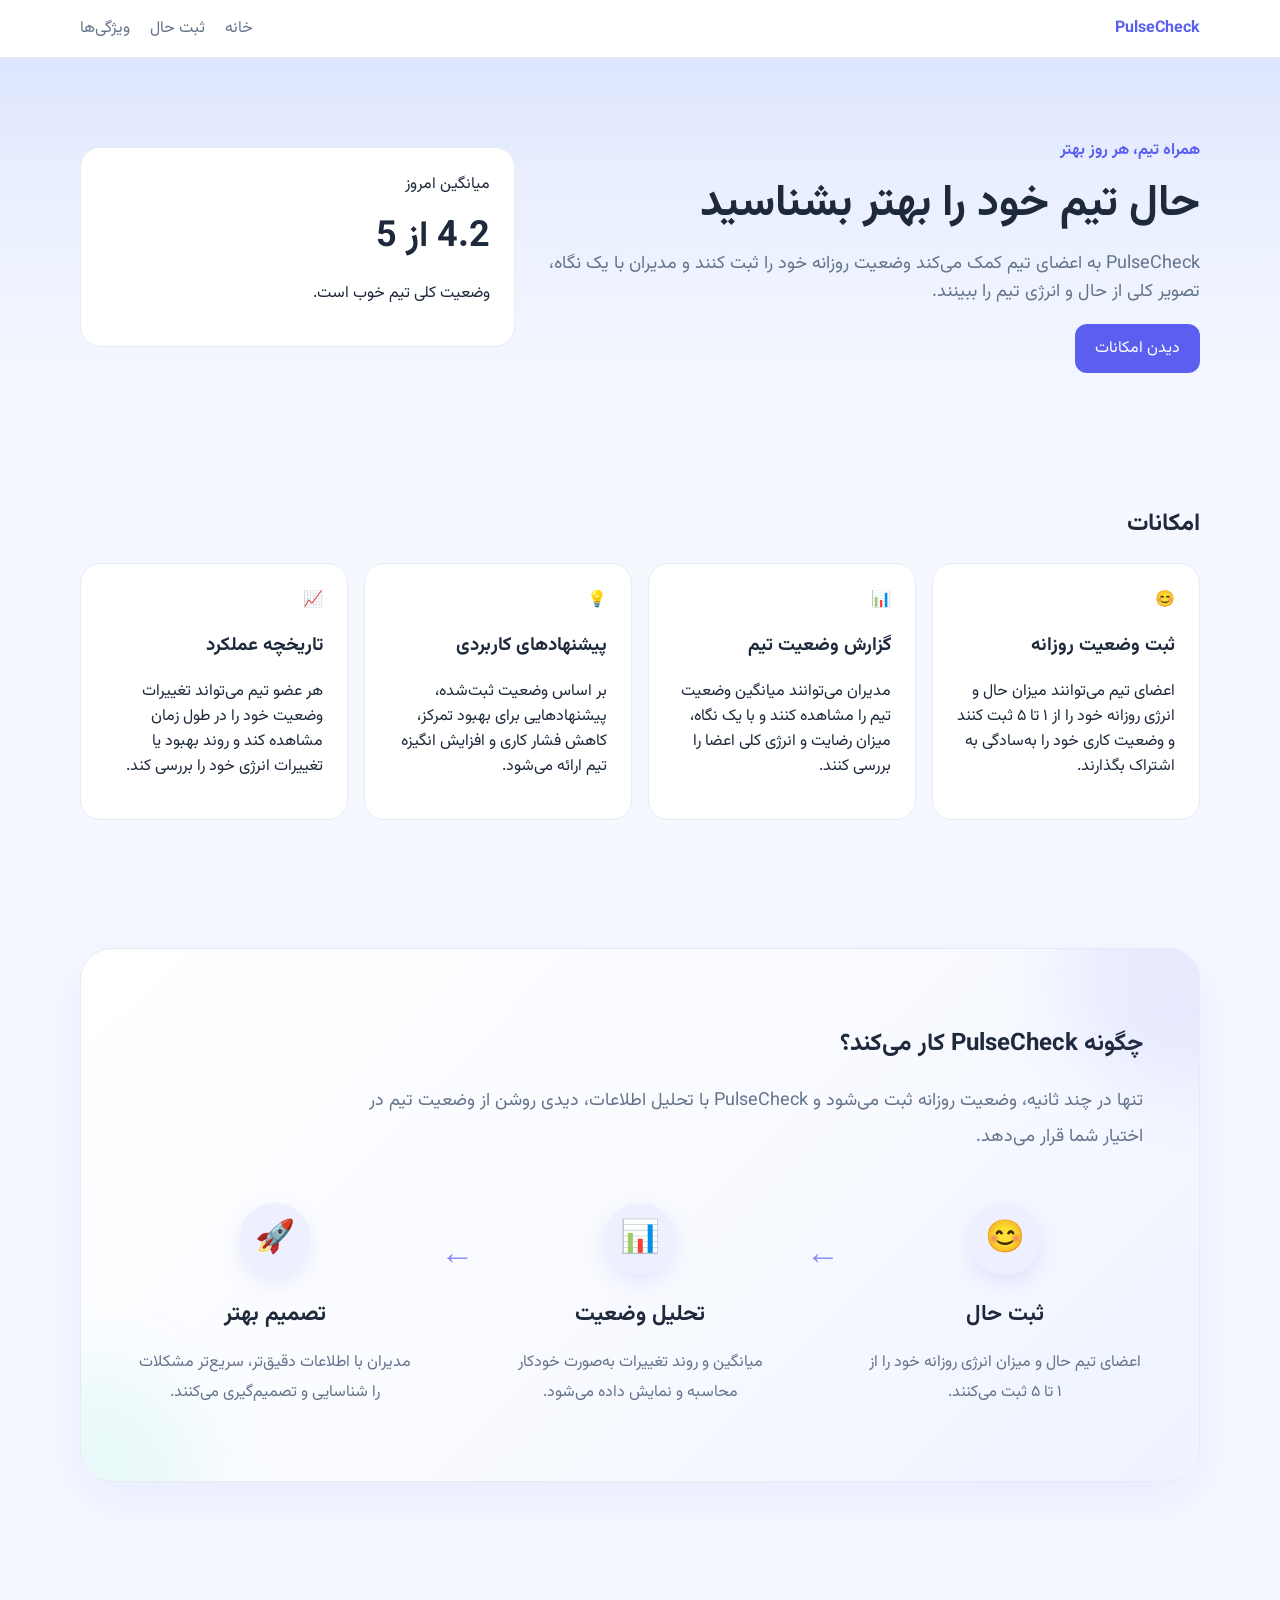
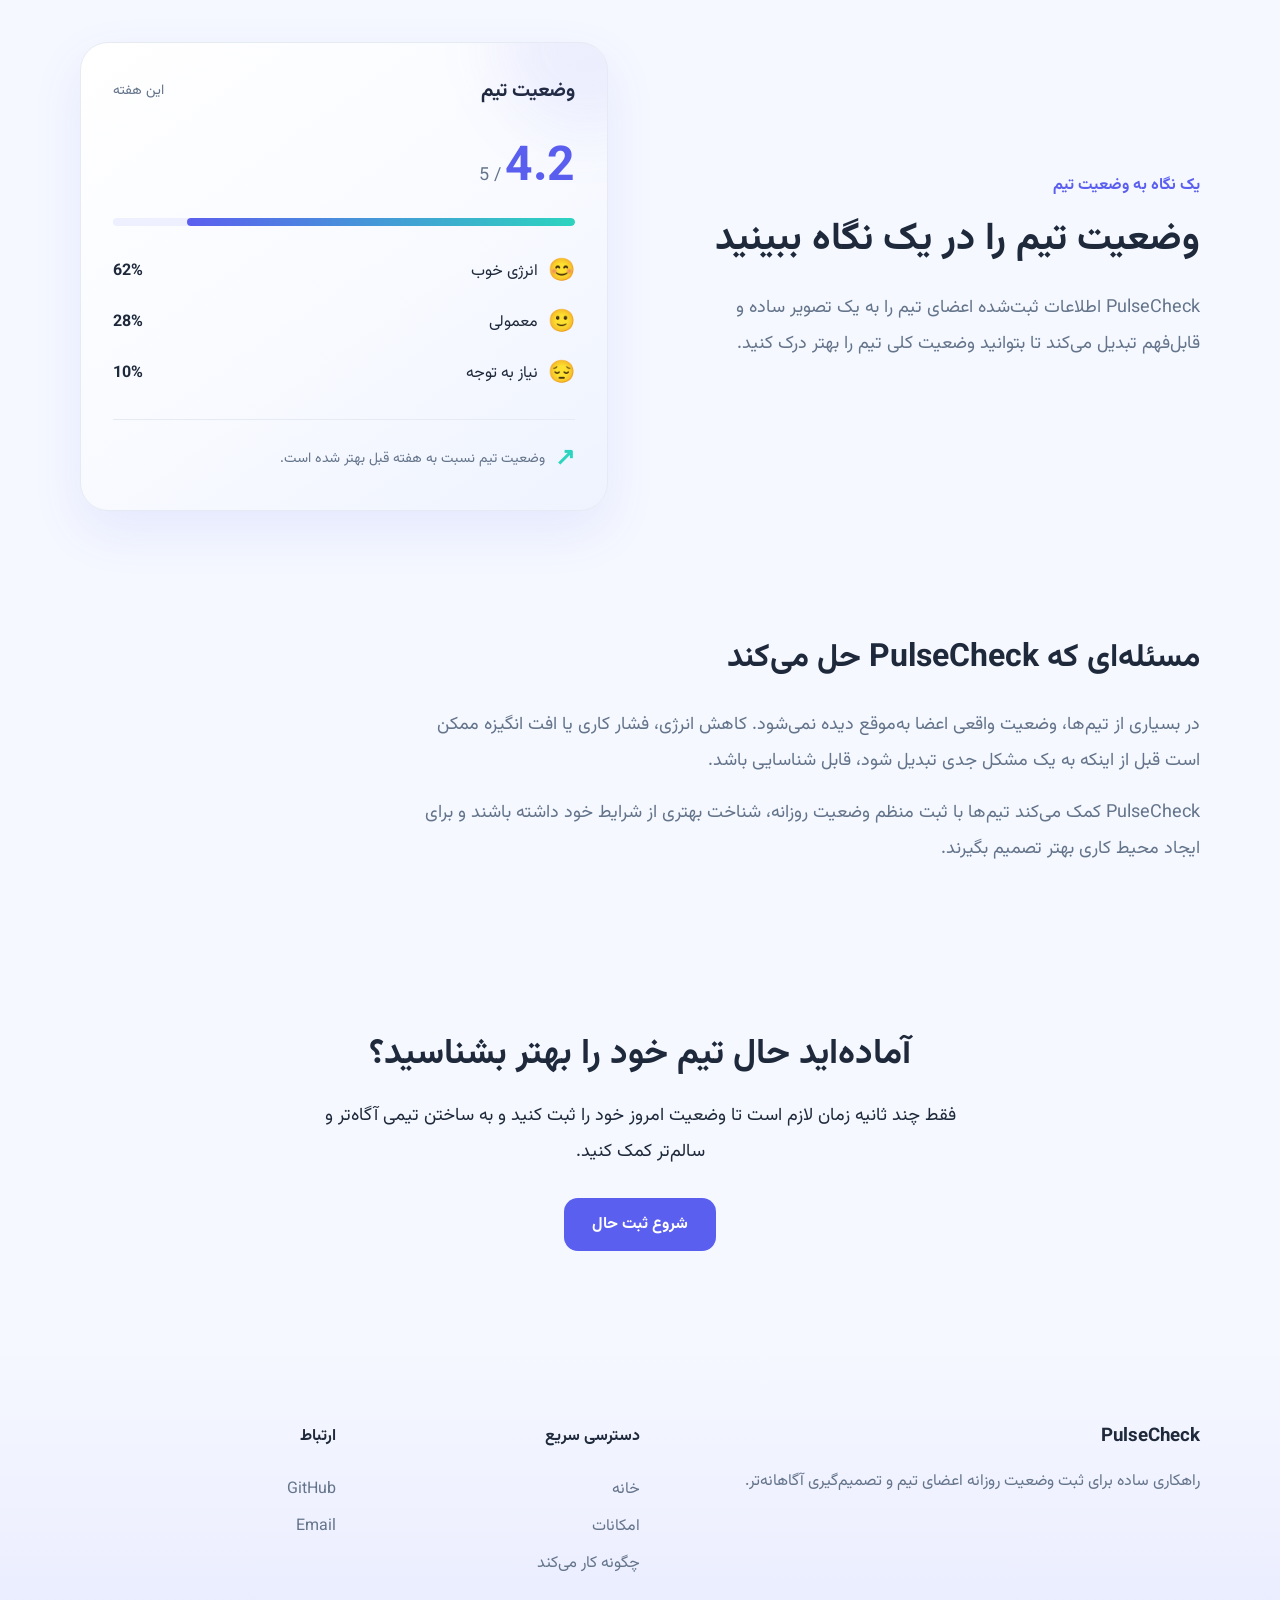
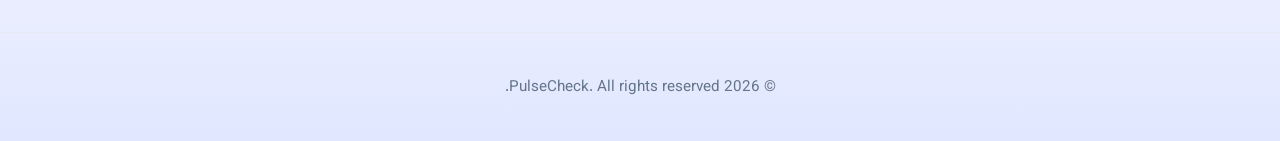
<file: index.html>
<!doctype html>
<html lang="fa" dir="rtl">

<head>
  <meta charset="UTF-8" />
  <meta name="viewport" content="width=device-width, initial-scale=1.0" />
  <title>PulseCheck</title>
  <link rel="preconnect" href="https://fonts.googleapis.com">
  <link rel="preconnect" href="https://fonts.gstatic.com" crossorigin>
  <link href="https://fonts.googleapis.com/css2?family=Vazirmatn:wght@100..900&display=swap" rel="stylesheet">
  <link rel="stylesheet" href="styles.css" />
</head>

<body>
  <header class="site-header">
    <div class="container header-content">
      <strong class="logo">PulseCheck</strong>
      <nav>
        <a href="#home">خانه</a>
        <a href="#mood">ثبت حال</a>
        <a href="#features">ویژگی‌ها</a>
      </nav>
    </div>
  </header>

  <main>
    <section class="hero">
      <div class="container hero-grid">
        <div>
          <p class="eyebrow">همراه تیم، هر روز بهتر</p>
          <h1>حال تیم خود را بهتر بشناسید</h1>
          <p class="hero-text">
            PulseCheck به اعضای تیم کمک می‌کند وضعیت روزانه خود را ثبت کنند و مدیران با یک نگاه، تصویر
            کلی از حال و انرژی تیم را ببینند. </p>
          <a class="button" href="#features">دیدن امکانات</a>
        </div>
        <div class="hero-card">
          <span>میانگین امروز</span>
          <strong>4.2 از 5</strong>
          <p>وضعیت کلی تیم خوب است.</p>
        </div>
      </div>
    </section>

    <section id="features" class="section">
      <div class="container">
        <h2>امکانات</h2>

        <div class="cards">
          <article class="card">
            <div class="icon" aria-hidden="true">😊</div>
            <h3>ثبت وضعیت روزانه</h3>
            <p>
              اعضای تیم می‌توانند میزان حال و انرژی روزانه خود را از ۱ تا ۵ ثبت کنند و وضعیت کاری خود را به‌سادگی به
              اشتراک بگذارند.
            </p>
          </article>

          <article class="card">
            <div class="icon" aria-hidden="true">📊</div>
            <h3>گزارش وضعیت تیم</h3>
            <p>
              مدیران می‌توانند میانگین وضعیت تیم را مشاهده کنند و با یک نگاه، میزان رضایت و انرژی کلی اعضا را بررسی
              کنند.
            </p>
          </article>

          <article class="card">
            <div class="icon" aria-hidden="true">💡</div>
            <h3>پیشنهادهای کاربردی</h3>
            <p>
              بر اساس وضعیت ثبت‌شده، پیشنهادهایی برای بهبود تمرکز، کاهش فشار کاری و افزایش انگیزه تیم ارائه می‌شود.
            </p>
          </article>

          <article class="card">
            <div class="icon" aria-hidden="true">📈</div>
            <h3>تاریخچه عملکرد</h3>
            <p>
              هر عضو تیم می‌تواند تغییرات وضعیت خود را در طول زمان مشاهده کند و روند بهبود یا تغییرات انرژی خود را بررسی
              کند.
            </p>
          </article>

        </div>

      </div>
    </section>

    <section class="section how-it-works">

      <div class="container">

        <div class="how-box">

          <h2>چگونه PulseCheck کار می‌کند؟</h2>

          <p class="section-text">
            تنها در چند ثانیه، وضعیت روزانه ثبت می‌شود و PulseCheck با تحلیل اطلاعات،
            دیدی روشن از وضعیت تیم در اختیار شما قرار می‌دهد.
          </p>

          <div class="steps">

            <div class="step">
              <div class="step-icon">😊</div>
              <h3>ثبت حال</h3>
              <p>
                اعضای تیم حال و میزان انرژی روزانه خود را از ۱ تا ۵ ثبت می‌کنند.
              </p>
            </div>

            <div class="step-arrow">←</div>

            <div class="step">
              <div class="step-icon">📊</div>
              <h3>تحلیل وضعیت</h3>
              <p>
                میانگین و روند تغییرات به‌صورت خودکار محاسبه و نمایش داده می‌شود.
              </p>
            </div>

            <div class="step-arrow">←</div>

            <div class="step">
              <div class="step-icon">🚀</div>
              <h3>تصمیم بهتر</h3>
              <p>
                مدیران با اطلاعات دقیق‌تر، سریع‌تر مشکلات را شناسایی و تصمیم‌گیری می‌کنند.
              </p>
            </div>

          </div>

        </div>

      </div>

    </section>



    <section class="team-overview section">
      <div class="container">

        <div class="overview-content">

          <div class="overview-text">
            <span class="eyebrow">یک نگاه به وضعیت تیم</span>

            <h2>وضعیت تیم را در یک نگاه ببینید</h2>

            <p>
              PulseCheck اطلاعات ثبت‌شده اعضای تیم را به یک تصویر ساده و قابل‌فهم
              تبدیل می‌کند تا بتوانید وضعیت کلی تیم را بهتر درک کنید.
            </p>
          </div>

          <div class="team-card">

            <div class="team-card-header">
              <h3>وضعیت تیم</h3>
              <span>این هفته</span>
            </div>

            <div class="team-score">
              <strong>4.2</strong>
              <span>/ 5</span>
            </div>

            <div class="score-bar">
              <div class="score-progress"></div>
            </div>

            <div class="mood-list">

              <div class="mood-row">
                <div class="mood-name">
                  <span>😊</span>
                  <span>انرژی خوب</span>
                </div>
                <strong>62%</strong>
              </div>

              <div class="mood-row">
                <div class="mood-name">
                  <span>🙂</span>
                  <span>معمولی</span>
                </div>
                <strong>28%</strong>
              </div>

              <div class="mood-row">
                <div class="mood-name">
                  <span>😔</span>
                  <span>نیاز به توجه</span>
                </div>
                <strong>10%</strong>
              </div>

            </div>

            <div class="team-trend">
              <span>↗</span>
              <p>وضعیت تیم نسبت به هفته قبل بهتر شده است.</p>
            </div>

          </div>

        </div>

      </div>
    </section>
    <section class="section problem">
      <div class="container">
        <h2>مسئله‌ای که PulseCheck حل می‌کند</h2>

        <p class="section-text">
          در بسیاری از تیم‌ها، وضعیت واقعی اعضا به‌موقع دیده نمی‌شود.
          کاهش انرژی، فشار کاری یا افت انگیزه ممکن است قبل از اینکه به یک مشکل جدی تبدیل شود،
          قابل شناسایی باشد.
        </p>

        <p class="section-text">
          PulseCheck کمک می‌کند تیم‌ها با ثبت منظم وضعیت روزانه،
          شناخت بهتری از شرایط خود داشته باشند و برای ایجاد محیط کاری بهتر تصمیم بگیرند.
        </p>
      </div>
    </section>

    <section class="section start">
      <div class="container">
        <div class="start-card">

          <h2>آماده‌اید حال تیم خود را بهتر بشناسید؟</h2>

          <p>
            فقط چند ثانیه زمان لازم است تا وضعیت امروز خود را ثبت کنید
            و به ساختن تیمی آگاه‌تر و سالم‌تر کمک کنید.
          </p>

          <a class="button" href="#">
            شروع ثبت حال
          </a>

        </div>
      </div>
    </section>
  </main>

  <footer class="footer">

    <div class="container footer-grid">

      <div class="footer-brand">

        <h3>PulseCheck</h3>

        <p>
          راهکاری ساده برای ثبت وضعیت روزانه اعضای تیم و تصمیم‌گیری آگاهانه‌تر.
        </p>

      </div>

      <div class="footer-links">

        <h4>دسترسی سریع</h4>

        <a href="#">خانه</a>
        <a href="#features">امکانات</a>
        <a href="#how">چگونه کار می‌کند</a>

      </div>

      <div class="footer-contact">

        <h4>ارتباط</h4>

        <a href="#">GitHub</a>
        <a href="#">Email</a>

      </div>

    </div>

    <div class="footer-bottom">
      <p>© 2026 PulseCheck. All rights reserved.</p>
    </div>

  </footer>
</body>

</html>
</file>
<file: styles.css>
:root {
  color-scheme: light;


  --background: #F5F8FF;
  --bg: #FFFFFF;

  --surface-secondary: #F8FAFC;

  --text: #1E293B;
  --muted: #64748B;

  --primary: #5B5FEF;
  --primary-hover: #474CD8;
  --primary-light: #EEF0FF;

  --accent: #2DD4BF;
  --accent-light: #DDFBF5;

  --warm: #FDBA74;
  --warm-light: #FFF4E8;

  --border: #E6EAF2;
  --shadow: rgba(91, 95, 239, 0.15);
}

* {
  box-sizing: border-box;
}

body {
  margin: 0;
  font-family: "Vazirmatn", sans-serif;
  color: var(--text);
  background:
    radial-gradient(circle at top right, #EEF2FF 0%, transparent 35%),
    radial-gradient(circle at bottom left, var(--accent-light) 0%, transparent 30%),
    var(--background);
}

.container {
  width: min(1120px, calc(100% - 32px));
  margin: 0 auto;
}

.site-header {
  background: var(--bg);
  border-bottom: 1px solid var(--border);
}

.header-content {
  display: flex;
  justify-content: space-between;
  align-items: center;
  padding: 16px 0;
}

.logo {
  color: var(--primary);
}

.hero {
  padding: 64px 0;
  background: linear-gradient(180deg,
      #DDE6FF 0%,
      #E9EEFF 30%,
      #F1F5FF 70%,
      #F5F8FF 100%);
}


nav a {
  color: var(--muted);
  text-decoration: none;
  margin-right: 16px;
  display: inline-block;
  transition: 0.3s ease;
}

nav a:hover {
  color: var(--primary);
  transform: translateY(-3px);
}

.hero-grid {
  display: grid;
  grid-template-columns: 1.5fr 1fr;
  gap: 32px;
  align-items: center;
}

.eyebrow {
  color: var(--primary);
  font-weight: bold;
}

.hero h1 {
  font-size: clamp(2rem, 5vw, 2.75rem);
  line-height: 1.2;
  margin: 0 0 16px;
}

.hero-text {
  color: var(--muted);
  font-size: clamp(1rem, 2vw, 1.125rem);
}

.button {
  display: inline-block;
  background: var(--primary);
  color: white;
  text-decoration: none;
  padding: 12px 20px;
  border-radius: 12px;

  transition: 0.3s ease;
}

.button:hover {
  transform: translateY(-3px);
  box-shadow: 0 10px 20px var(--shadow);
}

.hero-card,
.card {
  background: var(--bg);
  border: 1px solid var(--border);
  border-radius: 20px;
  padding: 24px;
}

.hero-card strong {
  display: block;
  font-size: clamp(2rem, 4vw, 2.25rem);
  margin: 12px 0;
}

.section {
  background: var(--background);
  padding: 48px 0;

}

.cards {
  display: grid;
  grid-template-columns: repeat(4, 1fr);
  gap: 16px;
}

.how-it-works {
  padding: 80px 0;
}

.how-box {

  background: linear-gradient(135deg,
      #FFFFFF 0%,
      #F8FAFF 55%,
      #EEF3FF 100%);

  border: 1px solid var(--border);
  border-radius: 32px;
  padding: 56px;
  position: relative;
  overflow: hidden;
  box-shadow: 0 18px 50px rgba(91, 95, 239, .08);
}

.how-box::before {

  content: "";
  position: absolute;
  width: 260px;
  height: 260px;
  top: -120px;
  right: -120px;
  border-radius: 50%;
  background: rgba(91, 95, 239, .08);
  filter: blur(35px);
}

.how-box::after {
  content: "";
  position: absolute;
  width: 220px;
  height: 220px;
  left: -100px;
  bottom: -100px;
  border-radius: 50%;
  background: rgba(45, 212, 191, .08);
  filter: blur(35px);
}

.steps {

  display: flex;
  justify-content: space-between;
  align-items: flex-start;
  gap: 28px;
  margin-top: 48px;
  position: relative;
  z-index: 2;
}

.step {
  flex: 1;
  text-align: center;
}

.step-icon {

  width: 72px;
  height: 72px;
  margin: 0 auto 20px;
  border-radius: 50%;
  background: var(--primary-light);
  display: flex;
  align-items: center;
  justify-content: center;
  font-size: 32px;
  box-shadow: 0 8px 20px rgba(91, 95, 239, .12);
}

.step h3 {

  margin-bottom: 12px;
  font-size: 22px;
}

.step p {

  color: var(--muted);
  line-height: 1.9;
}

.step-arrow {

  display: flex;
  align-items: center;
  justify-content: center;
  font-size: 34px;
  color: var(--primary);
  margin-top: 30px;
  opacity: .7;
}



.team-overview {
  padding-top: 80px;
}

.overview-content {
  display: grid;
  grid-template-columns: 1fr 1fr;
  gap: 64px;
  align-items: center;
}

.overview-text {
  text-align: right;
}

.overview-text h2 {
  font-size: clamp(1.8rem, 4vw, 2.4rem);
  margin: 12px 0 20px;
}

.overview-text p {
  color: var(--muted);
  line-height: 2;
  font-size: 18px;
  max-width: 520px;
}


.team-card {
  background: linear-gradient(145deg,
      #FFFFFF 0%,
      #F8FAFF 55%,
      #EEF3FF 100%);

  border: 1px solid var(--border);
  border-radius: 28px;
  padding: 32px;

  box-shadow:
    0 20px 50px rgba(91, 95, 239, .10);

  position: relative;
  overflow: hidden;
}

.team-card::before {
  content: "";
  position: absolute;

  width: 180px;
  height: 180px;

  top: -90px;
  right: -70px;

  border-radius: 50%;

  background: rgba(91, 95, 239, .08);

  filter: blur(30px);
}

.team-card-header {
  display: flex;
  justify-content: space-between;
  align-items: center;

  margin-bottom: 24px;
}

.team-card-header h3 {
  margin: 0;
  font-size: 20px;
}

.team-card-header span {
  color: var(--muted);
  font-size: 14px;
}



.team-score {
  display: flex;
  align-items: baseline;
  gap: 4px;
  margin-bottom: 12px;
}

.team-score strong {
  font-size: 48px;
  color: var(--primary);
}

.team-score span {
  color: var(--muted);
  font-size: 18px;
}

.score-bar {
  width: 100%;
  height: 8px;

  background: var(--primary-light);

  border-radius: 20px;
  overflow: hidden;

  margin-bottom: 28px;
}

.score-progress {
  width: 84%;
  height: 100%;

  background: linear-gradient(90deg,
      var(--primary),
      var(--accent));

  border-radius: inherit;
}


.mood-list {
  display: flex;
  flex-direction: column;
  gap: 16px;
}

.mood-row {
  display: flex;
  justify-content: space-between;
  align-items: center;
}

.mood-name {
  display: flex;
  align-items: center;
  gap: 10px;

  color: var(--text);
}

.mood-name span:first-child {
  font-size: 22px;
}

.mood-row strong {
  color: var(--text);
}



.team-trend {
  display: flex;
  align-items: center;
  gap: 10px;

  margin-top: 28px;
  padding-top: 20px;

  border-top: 1px solid var(--border);
}

.team-trend span {
  color: var(--accent);
  font-size: 24px;
  font-weight: bold;
}

.team-trend p {
  margin: 0;
  color: var(--muted);
  font-size: 14px;
}

.problem {
  background: var(--background);
  text-align: right;
}

.problem h2 {
  font-size: clamp(1.8rem, 4vw, 2rem);
  margin-bottom: 24px;
  color: var(--text);
}

.section-text {
  max-width: 800px;
  margin: 0 0 16px;
  color: var(--muted);
  font-size: 18px;
  line-height: 2;
}

.start {
  background: var(--background)
}

.start-card {
  color: var(--text);
  border-radius: 28px;
  padding: 48px 32px;
  text-align: center;
}

.start-card h2 {
  font-size: clamp(2rem, 5vw, 2.2rem);
  margin: 0 0 16px;
}

.start-card p {
  max-width: 650px;
  margin: 0 auto 28px;
  line-height: 2;
  font-size: 18px;
}

.start-card .button {
  background: var(--primary);
  color: var(--bg);
  font-weight: bold;
  padding: 14px 28px;
  border-radius: 14px;
  transition: 0.3s;
}

.start-card .button:hover {
  transform: translateY(-3px);
}

.footer {

  background: linear-gradient(180deg,
      #F5F8FF 0%,
      #EEF0FF 50%,
      #E0E7FF 100%);

  margin-top: 0;
}

.footer-grid {

  display: grid;

  grid-template-columns: 2fr 1fr 1fr;

  gap: 48px;

  padding: 56px 0;
}

.footer h3,
.footer h4 {

  margin-bottom: 16px;
}

.footer p {

  color: var(--muted);

  line-height: 1.9;
}

.footer-links,
.footer-contact {

  display: flex;

  flex-direction: column;

  gap: 12px;
}

.footer a {

  color: var(--muted);

  text-decoration: none;

  transition: .3s ease;
}

.footer a:hover {

  color: var(--primary);

  transform: translateY(-2px);
}

.footer-bottom {

  border-top: 1px solid var(--border);

  text-align: center;

  padding: 24px 0;

  color: var(--muted);

  font-size: .95rem;
}


@media (max-width: 700px) {


  .header-content {
    flex-direction: row;
    justify-content: space-between;
    align-items: center;
  }

  .logo {
    order: 1;
  }

  nav {
    order: 2;
    display: flex;
    gap: 12px;
  }

  nav a {
    margin-right: 0;
    font-size: 14px;
  }

  .hero-grid,
  .cards {
    grid-template-columns: 1fr;
  }

  .hero {
    padding: 40px 0;
  }


  .start-card {
    padding: 32px 20px;
  }

  .steps {

    flex-direction: column;

    align-items: center;
  }

  .step-arrow {

    transform: rotate(-90deg);

    margin: 0;
  }

  .how-box {

    padding: 36px 24px;
  }

  .footer-grid {

    grid-template-columns: 1fr;

    gap: 32px;

    text-align: right;
  }



  .overview-content {
    grid-template-columns: 1fr;
    gap: 36px;
  }

  .overview-text {
    text-align: right;
  }

  .team-card {
    padding: 24px;
  }

  .team-score strong {
    font-size: 40px;
  }

}
</file>
